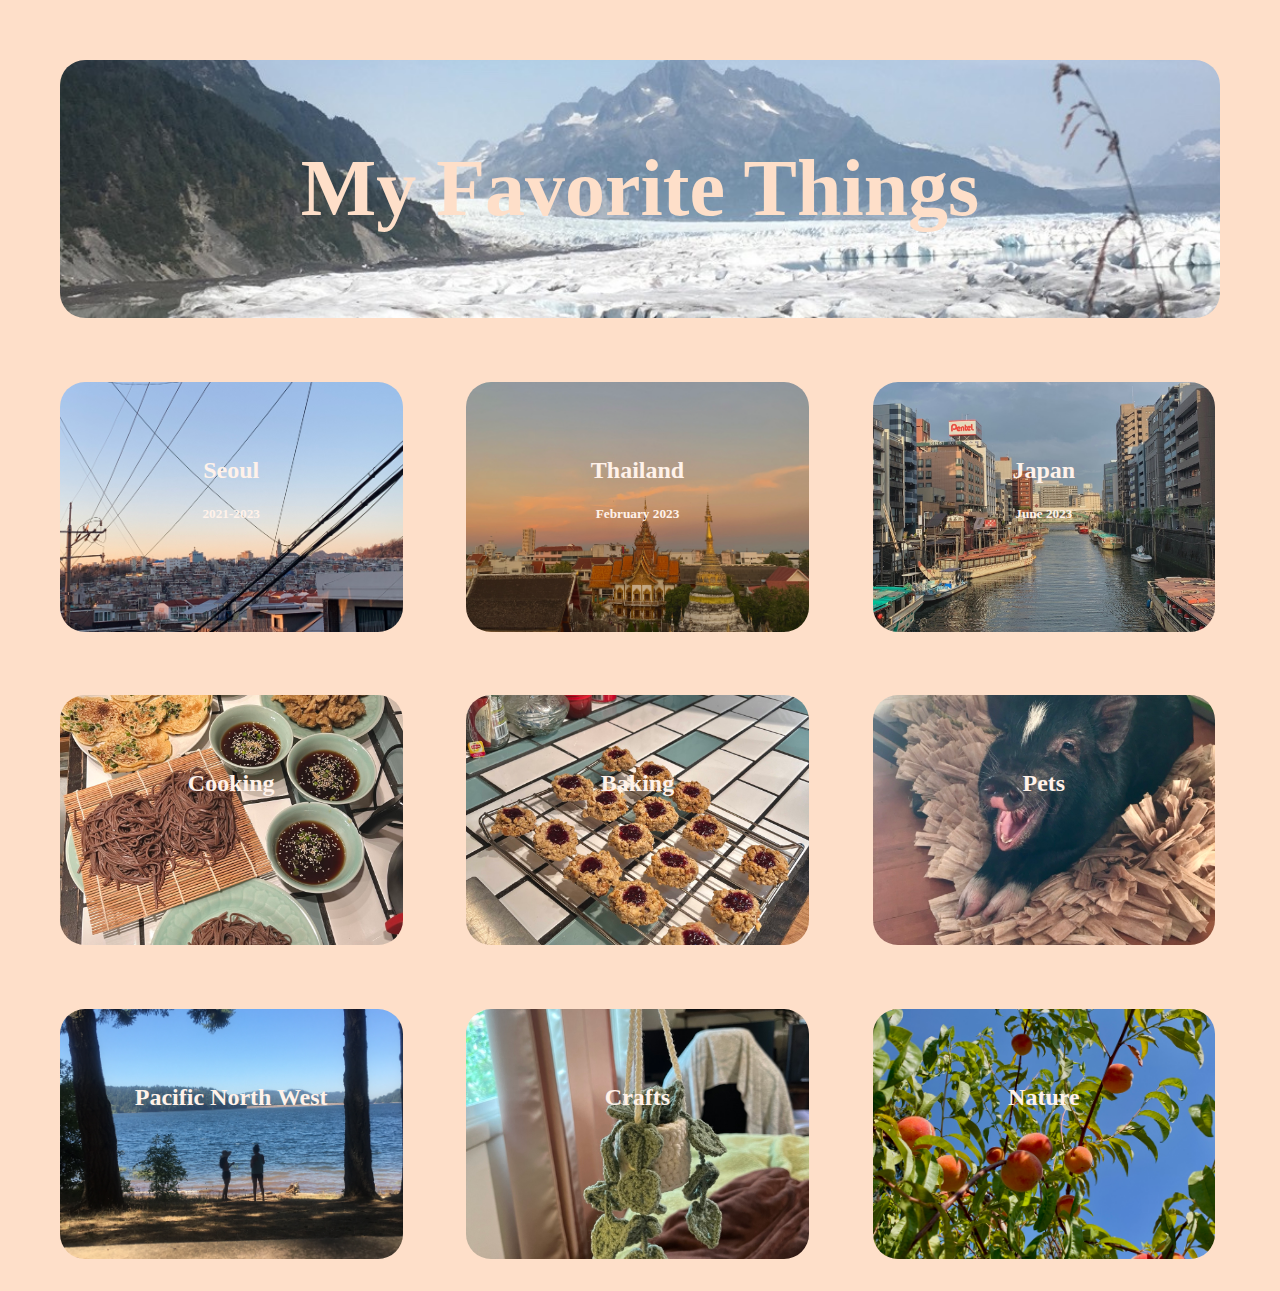
<file: index.html>
<!DOCTYPE html>

<html>
<head>
    <link rel="stylesheet" href="main.css">
</head>

<body>
<div class="header" id = "headCard">
  <h1>My Favorite Things</h1>
</div>

<a href= "seoul.html" class = "links">
<div class="card" id = "seoul">
    <h2>Seoul</h2>
    <h5>2021-2023</h5>
</div>
</a>

<a href= "thailand.html" class = "links">
<div class="card" id = "thailand">
    <h2>Thailand</h2>
    <h5>February 2023</h5>
</div>
<a/>

<a href= "japan.html" class = "links">
<div class="card" id = "japan">
    <h2>Japan</h2>
    <h5>June 2023</h5>
</div>
</a>

<a href= "cooking.html" class = "links">
<div class="card" id = "cooking">
    <h2>Cooking</h2>
</div>
</a>

<a href= "baking.html" class = "links">
<div class="card" id = "baking">
    <h2>Baking</h2>
</div>
</a>

<a href= "pets.html" class = "links">
<div class="card" id = "pets">
    <h2>Pets</h2>
</div>
</a>

<a href= "pnw.html" class = "links">
<div class="card" id = "pnw">
    <h2>Pacific North West</h2>
</div>
</a>

<a href= "crafts.html" class = "links">
<div class="card" id = "crafts">
    <h2>Crafts</h2>
</div>
</a>

<a href= "nature.html" class = "links">
<div class="card" id = "nature">
    <h2>Nature</h2>
</div>
</a>


</body>
</html>
</file>
<file: main.css>
*
{
    box-sizing: border-box;
}

body
{
    font-family: Times;
    padding: 20px;
    background: #fedfc9;
    color: #fff2ea;
}

/* formatting for links no color change/blue purple*/
a.links:link
{
    color: #fff2ea;
    text-decoration: none;
}

a.links:visited
{
    color: #fff2ea;
    text-decoration: none;    
}

a.links:hover
{
    color : #fedfc9;
    text-decoration: none;
    
}


a.links:active
{
    color: #fff2ea;
    text-decoration: none; 
}

.slide-container
{
    position: relative;
    display: flex;
    width: 600px;
    height: 300px;
    overflow: hidden;

}

.carosel
{ 
    width: 100%
    height: 100%
    flex-shrink: 0;
    object-fit: cover;
}
 
.btn
{
    position: absolute:
    top: 50%;
    border-radius: 50%;
    color: black;
    background-color: white;
    border: none;
    outline: none;
    padding: 5px 7px;
    cursor: pointer;
    
}

#previous
{
    left: 10px;
}

#next
{
    right: 10px;
}





/* blog header/title */
.header
{
    background-color: white;
    border-radius: 25px;
    padding: 30px;
    font-size: 40px;
    margin:2.6%;
    text-align: center;
    color : #fedfc9;
}

#headCard
{
    background-image: url(header/alaska.jpeg);
    background-position: left top;
    background-repeat: no-repeat;
    background-position: center center;
    background-size: cover;  
}


/* Card effect for different entries/sections*/
.card
{
    border-radius: 25px;
    text-align: center;
    background-color: white;
    height: 250px;
    width: 28%;
    padding: 55px;
    margin: 2.6%;
    float: left;
    /*picture settings*/
    background-position: left top;
    background-repeat: no-repeat;
    background-position: center center;
    background-size: cover;  
}

/* Card backgrounds for specific section*/
#seoul
{
    background-image: url(Seoul/IMG_0834.JPG);
}
#thailand
{
    background-image: url(Thailand/IMG_1406.JPG);
}
#japan
{
    background-image: url(Japan/river.jpeg);
}

#cooking
{
    background-image: url(Cooking/soba.jpeg);
}

#baking
{
    background-image: url(Baking/thumbprint.jpeg);
}

#pnw
{
    background-image: url(PNW/IMG_2542.JPG);
}

#crafts
{
    background-image: url(Crafts/crochetPlant.jpeg);
}

#nature
{
    background-image: url(Nature/IMG_8041.JPG);
}

#pets
{
    background-image: url(Pets/omar.jpeg);
}
</file>
